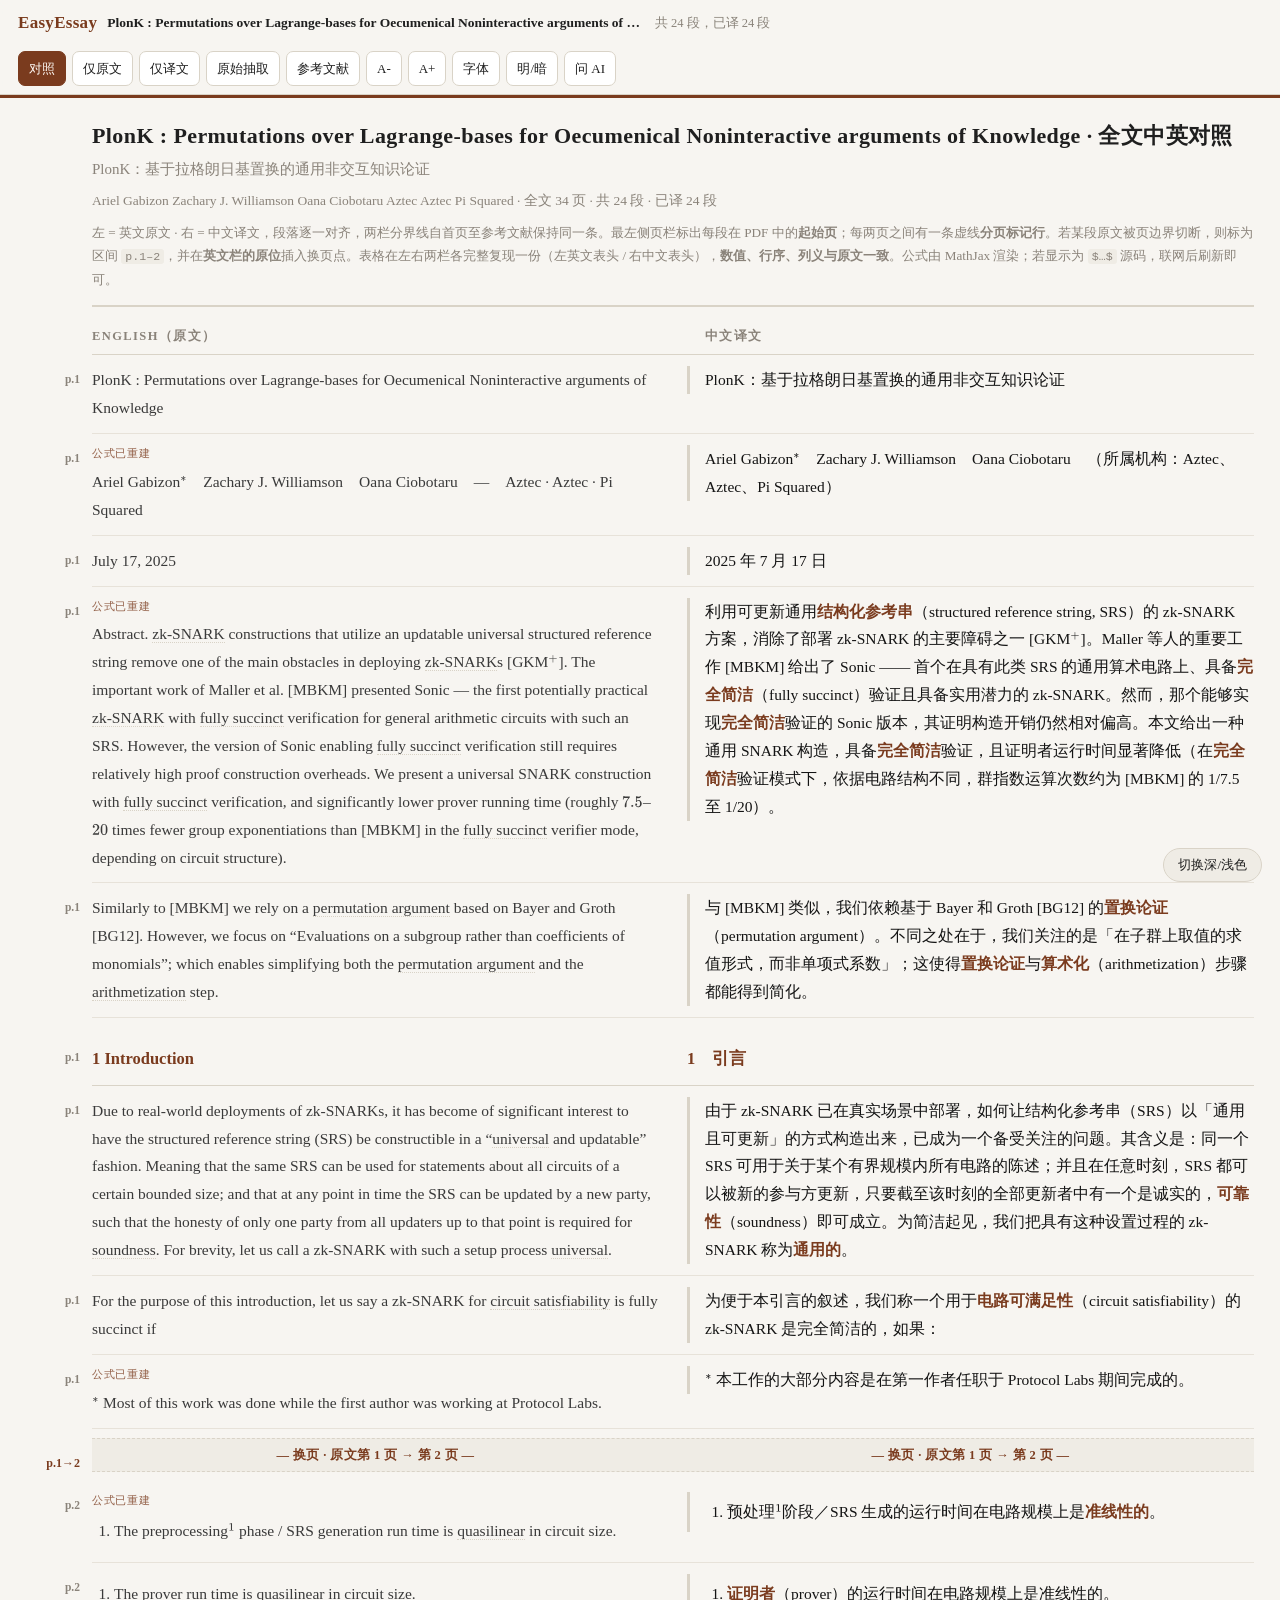
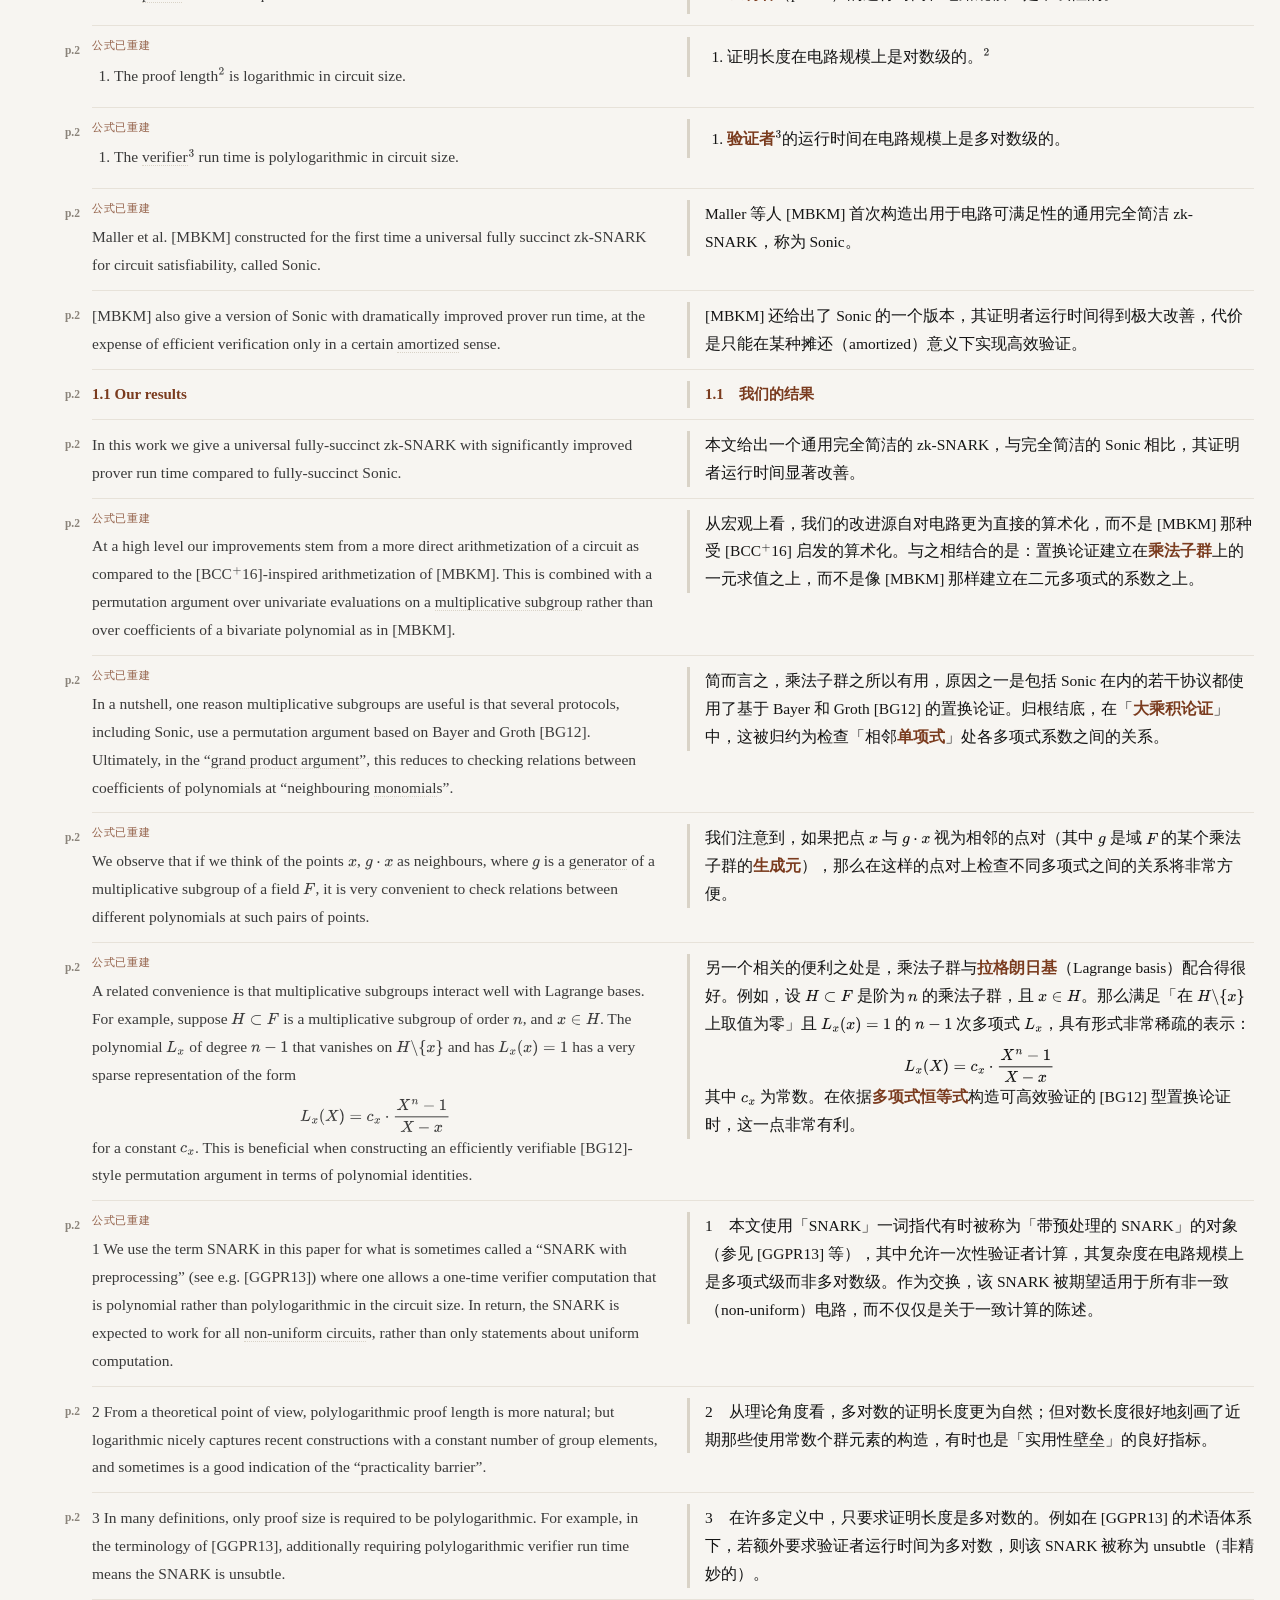
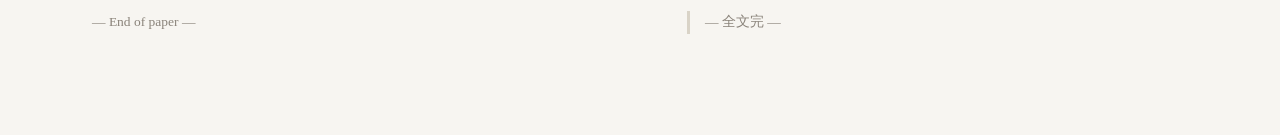
<file: samples/demo-plonk/PLONK-论文前两页-中英对照示例.html>
<!DOCTYPE html>
<html lang="zh-CN">
<head>
<meta charset="utf-8">
<meta name="viewport" content="width=device-width, initial-scale=1">
<title>PlonK : Permutations over Lagrange-bases for Oecumenical Noninteractive arguments of Knowledge — EasyEssay 中英对照</title>
<style>
/* ==========================================================================
   EasyEssay · 论文对照阅读样式
   目标：与「论文中英对照」成品同一套排版语言 ——
   衬线正文、左侧页码栏、分页标记、公式框、真表格、术语高亮、深浅色切换。
   同时保留应用内所需的工具条 / 问 AI 侧栏 / 目录等组件样式。
   应用内阅读页与导出的离线 HTML 共用本文件。
   ========================================================================== */

:root {
  /* —— 论文纸感配色（默认浅色） —— */
  --bg: #f7f5f1;
  --fg: #1f1f1f;
  --en: #3a3a3a;
  --zh: #141414;
  --line: #d9d3c7;
  --rowline: #e7e2d9;
  --accent: #7a3b1e;
  --muted: #8a837a;
  --eqbg: #efece5;
  --tblhead: #e3ddd2;
  --tblalt: #f2efe9;
  --box: #fbfaf7;
  --boxbd: #cfc7b8;
  --card: #ffffff;
  --hover: #f0ece5;
  --accent-soft: rgba(122, 59, 30, .07);
  --accent-fg: #fffaf5;
  --shadow: 0 1px 2px rgba(40, 32, 20, .06), 0 8px 24px rgba(40, 32, 20, .05);

  /* 拉丁字符用 Times New Roman；CJK 回退到系统中文字体 */
  --font-main: "Times New Roman", Times, "Nimbus Roman", "Liberation Serif",
               "Microsoft YaHei", "PingFang SC", "Noto Sans CJK SC", serif;
  --font-en: var(--font-main);
  --font-zh: var(--font-main);
  --font-mono: "SFMono-Regular", Consolas, "Liberation Mono", Menlo, monospace;

  --fs-en: 15.5px;
  --fs-zh: 15.5px;
  --lh: 1.8;
  --gap: 28px;
  --gut: 92px;          /* 左侧页码栏宽度 */
  --reader-max: 1380px;
  --code-bg: var(--eqbg);
}

body.dark, body.ee-dark {
  --bg: #1b1a18;
  --fg: #e9e6e1;
  --en: #c9c4bc;
  --zh: #f4f1ec;
  --line: #3b3733;
  --rowline: #2b2926;
  --accent: #e6a97c;
  --muted: #9a938a;
  --eqbg: #26241f;
  --tblhead: #2c2a26;
  --tblalt: #222120;
  --box: #211f1d;
  --boxbd: #413c36;
  --card: #211f1d;
  --hover: #262421;
  --accent-soft: rgba(230, 169, 124, .12);
  --accent-fg: #1b1a18;
  --shadow: 0 1px 2px rgba(0, 0, 0, .4), 0 8px 24px rgba(0, 0, 0, .3);
}

* { box-sizing: border-box; }
html, body { margin: 0; padding: 0; }

body {
  background: var(--bg);
  color: var(--fg);
  line-height: var(--lh);
  font-size: var(--fs-zh);
  font-family: var(--font-main);
  -webkit-font-smoothing: antialiased;
  transition: background .2s, color .2s;
}

body.ee-sans {
  --font-main: -apple-system, "Segoe UI", "Microsoft YaHei", "PingFang SC",
               "Noto Sans CJK SC", system-ui, sans-serif;
}

a { color: var(--accent); text-decoration: none; }
a:hover { text-decoration: underline; }

/* ---------------------------------------------------------------- 顶栏 */

.ee-topbar {
  position: sticky;
  top: 0;
  z-index: 30;
  display: flex;
  align-items: center;
  gap: 12px;
  padding: 8px 18px;
  background: color-mix(in srgb, var(--bg) 90%, transparent);
  backdrop-filter: saturate(1.4) blur(10px);
  border-bottom: 1px solid var(--line);
  flex-wrap: wrap;
}

.ee-topbar-left { display: flex; align-items: center; gap: 10px; min-width: 0; flex: 1 1 auto; }

.ee-logo {
  font-weight: 700;
  font-size: 17px;
  letter-spacing: .3px;
  color: var(--accent);
  white-space: nowrap;
}

.ee-doc-title {
  font-weight: 600;
  font-size: 13.5px;
  max-width: 42vw;
  overflow: hidden;
  text-overflow: ellipsis;
  white-space: nowrap;
}

.ee-note { font-size: 12.5px; color: var(--muted); white-space: nowrap; overflow: hidden; text-overflow: ellipsis; }

.ee-topbar-actions { display: flex; align-items: center; gap: 6px; flex-wrap: wrap; }

.ee-btn {
  font: inherit;
  font-size: 13px;
  padding: 5px 10px;
  border-radius: 7px;
  border: 1px solid var(--line);
  background: var(--card);
  color: var(--fg);
  cursor: pointer;
  transition: background .15s, border-color .15s, color .15s;
  white-space: nowrap;
}
.ee-btn:hover { background: var(--eqbg); }
.ee-btn.active, .ee-btn[aria-pressed="true"] {
  background: var(--accent);
  border-color: var(--accent);
  color: var(--accent-fg);
}
.ee-btn.ghost { border-color: transparent; background: transparent; color: var(--muted); }
.ee-btn.ghost:hover { background: var(--eqbg); color: var(--fg); }
.ee-btn:disabled { opacity: .5; cursor: not-allowed; }
.ee-btn.primary { background: var(--accent); border-color: var(--accent); color: var(--accent-fg); font-weight: 600; }

/* ---------------------------------------------------------------- 进度条 */

.ee-progress { position: sticky; top: 47px; z-index: 29; height: 3px; background: var(--line); overflow: hidden; }
.ee-progress-bar { height: 100%; width: 0; background: var(--accent); transition: width .4s ease; }

/* ---------------------------------------------------------------- 文章区 */

.wrap {
  max-width: var(--reader-max);
  margin: 0 auto;
  padding: 22px 26px 90px var(--gut);
}

/* 阅读容器本身不再加内边距，由内部 .wrap 承担（避免叠加） */
.ee-reader { max-width: none; margin: 0; padding: 0; }

/* 论文头部信息块 */
.paper-head { border-bottom: 2px solid var(--line); padding-bottom: 14px; margin-bottom: 10px; }
.paper-head h1 { font-size: 22px; margin: 0 0 4px; font-weight: 650; letter-spacing: .4px; line-height: 1.45; }
.paper-head .sub { font-size: 15px; color: var(--muted); margin: 0 0 6px; }
.paper-head .meta { font-size: 13.5px; color: var(--muted); margin: 0 0 8px; }
.paper-head .hint { font-size: 13.2px; color: var(--muted); margin: 6px 0 0; line-height: 1.75; }

.colhead {
  display: grid;
  grid-template-columns: minmax(0, 1fr) minmax(0, 1fr);
  gap: var(--gap);
  font-size: 12.5px;
  font-weight: 700;
  letter-spacing: 1.4px;
  text-transform: uppercase;
  color: var(--muted);
  padding: 8px 0 7px;
  position: sticky;
  top: 50px;
  background: var(--bg);
  z-index: 3;
  border-bottom: 1px solid var(--line);
}
.colhead .r { padding-left: 18px; }

.row {
  display: grid;
  grid-template-columns: minmax(0, 1fr) minmax(0, 1fr);
  gap: var(--gap);
  padding: 11px 0;
  border-bottom: 1px solid var(--rowline);
  align-items: start;
  position: relative;
  scroll-margin-top: 100px;
}
.row:last-child { border-bottom: none; }

/* 左侧页码栏：内容取自 data-pg */
.row::before {
  content: attr(data-pg);
  position: absolute;
  left: calc(-1 * (var(--gut) - 20px));
  top: 14px;
  width: 60px;
  text-align: right;
  font-size: 11.5px;
  font-weight: 700;
  color: var(--muted);
  font-variant-numeric: tabular-nums;
  white-space: nowrap;
  font-family: var(--font-main);
  user-select: none;
}
.row.head::before { top: 29px; }
.row.tiny::before { top: 11px; }

.en { color: var(--en); min-width: 0; overflow-wrap: break-word; font-size: var(--fs-en); }
.zh {
  color: var(--zh); border-left: 3px solid var(--line); padding-left: 15px;
  min-width: 0; overflow-wrap: break-word; font-size: var(--fs-zh);
}

.row.head { border-bottom: 1px solid var(--line); padding-top: 26px; }
.row.head .en, .row.head .zh {
  font-weight: 700; font-size: 16.5px; color: var(--accent); border-left: none; padding-left: 0;
}
.row.sub .en, .row.sub .zh { font-weight: 650; font-size: 15px; color: var(--accent); }
.row.tiny .en, .row.tiny .zh { font-size: 13.5px; color: var(--muted); line-height: 1.7; }
.row.caption .en, .row.caption .zh { font-size: 13.5px; color: var(--muted); }
.row.eq .en, .row.eq .zh { text-align: center; }

.row.active { background: var(--accent-soft); }
.row:hover .zh { border-left-color: var(--accent); }

/* 兼容旧类名（brow/bcell） */
.brow { display: grid; grid-template-columns: minmax(0, 1fr) minmax(0, 1fr); gap: var(--gap);
        padding: 11px 0; border-bottom: 1px solid var(--rowline); position: relative; align-items: start; }
.bcell { min-width: 0; overflow-wrap: break-word; }
.bcell.en { color: var(--en); }
.bcell.zh { color: var(--zh); border-left: 3px solid var(--line); padding-left: 15px; }

/* 分页标记行 */
.row.pbreak {
  border-top: 1px dashed var(--line);
  border-bottom: 1px dashed var(--line);
  background: var(--eqbg);
  margin: 9px 0;
  padding: 5px 0;
}
.row.pbreak::before { color: var(--accent); font-size: 12px; }
.row.pbreak .en, .row.pbreak .zh {
  font-size: 12.5px; font-weight: 700; color: var(--accent); letter-spacing: .4px;
  border-left: none; padding-left: 0; text-align: center;
}

/* 段内换页点 */
.pgmark {
  display: inline-block;
  margin: 0 4px;
  padding: 1px 9px;
  background: var(--eqbg);
  border-top: 1px dashed var(--line);
  border-bottom: 1px dashed var(--line);
  border-radius: 4px;
  font-size: 11.5px;
  font-weight: 700;
  color: var(--accent);
  letter-spacing: .4px;
  white-space: nowrap;
}

/* 公式 */
.eq {
  display: block;
  margin: 10px 0;
  padding: 9px 6px;
  background: var(--eqbg);
  border-radius: 6px;
  overflow-x: auto;
  text-align: center;
}

/* 认不出的字形（后台占位符 ⟦?⟧）。
   刻意做得像"一个明确的提示"而不是"乱码"：虚线框 + 强调色 + tooltip 说明。
   渲染时只在 MathJax 排版完成后替换，且跳过公式内部（见 bilingual.js）。 */
.glyph-missing {
  display: inline-block;
  margin: 0 2px;
  padding: 0 5px;
  border: 1px dashed var(--accent);
  border-radius: 4px;
  font-size: .86em;
  font-style: normal;
  color: var(--accent);
  background: transparent;
  cursor: help;
  white-space: nowrap;
  vertical-align: baseline;
}
.eq-tag { text-align: center; font-size: 13px; color: var(--muted); }
mjx-container { max-width: 100%; }
mjx-container[display="true"] { margin: 0 !important; }
.row.eq mjx-container[display="true"] { padding: 2px 0; }

/* 术语 */
.term { color: var(--accent); font-weight: 600; cursor: help; }
.term-en { border-bottom: 1px dotted var(--line); cursor: help; }
.term:hover, .term-en:hover { background: var(--accent-soft); }

/* 正文内元素 */
.en p, .zh p, .bcell p { margin: 0 0 .7em; }
.en p:last-child, .zh p:last-child, .bcell p:last-child { margin-bottom: 0; }
.en ol, .en ul, .zh ol, .zh ul { padding-left: 22px; margin: 6px 0; }
.en li, .zh li { margin: 4px 0; }
strong, b { font-weight: 700; }
code { background: var(--code-bg); padding: 1px 4px; border-radius: 3px; font-size: .88em; font-family: var(--font-mono); }
blockquote {
  margin: 8px 0; padding: 2px 12px; border-left: 3px solid var(--line);
  color: var(--muted); font-size: .95em;
}
.md-h { font-size: 15.5px; margin: .5em 0 .3em; }

/* 表格：左右各完整一份，数值 / 行序 / 列义与原文一致 */
.tblbox { overflow-x: auto; }
table.t, .en table, .zh table, .bcell table {
  border-collapse: collapse;
  width: 100%;
  font-size: 13.2px;
  border-top: 1.6px solid var(--fg);
  border-bottom: 1.6px solid var(--fg);
}
table.t th, .en table th, .zh table th {
  background: var(--tblhead);
  font-weight: 700;
  text-align: center;
  padding: 4px;
  border-bottom: 1px solid var(--fg);
}
table.t td, .en table td, .zh table td {
  padding: 3.5px 4px;
  border-bottom: 1px solid var(--rowline);
  text-align: center;
}
table.t td.l { text-align: left; }
table.t tr:nth-child(even) td, .en table tr:nth-child(even) td { background: var(--tblalt); }
.tcap { margin: 2px 0 6px; font-size: 13px; color: var(--muted); }

/* 算法 / 协议框 */
.proto {
  border: 1px solid var(--boxbd);
  background: var(--box);
  border-radius: 6px;
  padding: 10px 13px;
  font-size: 14px;
  line-height: 1.68;
  margin: 6px 0;
}
.proto .pt { font-weight: 700; color: var(--accent); font-size: 14.5px; margin-bottom: 4px; }
.proto .in { margin-bottom: 5px; color: var(--muted); font-size: 13.2px; }
.proto .figcap { margin-top: 7px; font-size: 13px; color: var(--muted); border-top: 1px dashed var(--rowline); padding-top: 5px; }

/* 视图模式 */
.ee-reader.view-en .zh, .ee-reader.view-en .colhead .r { display: none; }
.ee-reader.view-en .colhead, .ee-reader.view-en .row,
.ee-reader.view-en .brow { grid-template-columns: minmax(0, 1fr); }
.ee-reader.view-en .zh { border-left: none; padding-left: 0; }
.ee-reader.view-zh .en, .ee-reader.view-zh .colhead .l { display: none; }
.ee-reader.view-zh .colhead, .ee-reader.view-zh .row,
.ee-reader.view-zh .brow { grid-template-columns: minmax(0, 1fr); }
.ee-reader.hide-refs .row.tiny.ref, .ee-reader.hide-refs .row.ref { display: none; }
.ee-reader.show-raw .en[data-rebuilt="1"]::before { content: "PDF 直抽原文"; color: var(--muted); }

.en[data-rebuilt="1"]::before {
  content: "公式已重建";
  display: block;
  font-size: 10.5px;
  letter-spacing: .06em;
  color: var(--accent);
  opacity: .8;
  margin-bottom: 4px;
}

.zh .empty { color: var(--muted); font-style: italic; font-size: .94em; }
.zh.pending { background-image: linear-gradient(90deg, transparent 0, var(--accent-soft) 50%, transparent 100%); }

/* ---------------------------------------------------------------- 选中工具条 */

.ee-selbtn {
  position: fixed; z-index: 60; display: flex; gap: 4px; padding: 4px;
  background: var(--card); border: 1px solid var(--line); border-radius: 10px;
  box-shadow: 0 6px 20px rgba(0, 0, 0, .18);
}
.ee-selbtn button {
  font: inherit; font-size: 12.5px; border: none; background: transparent;
  color: var(--fg); padding: 5px 9px; border-radius: 7px; cursor: pointer;
}
.ee-selbtn button:hover { background: var(--accent); color: var(--accent-fg); }

/* ---------------------------------------------------------------- 问 AI 侧栏 */

.ee-ask {
  position: fixed; top: 0; right: 0; bottom: 0; width: min(460px, 92vw); z-index: 70;
  display: flex; flex-direction: column; background: var(--card);
  border-left: 1px solid var(--line); box-shadow: -12px 0 40px rgba(0, 0, 0, .14);
  transition: transform .22s ease;
}
.ee-ask[hidden] { display: none; }
.ee-ask-head { display: flex; align-items: center; gap: 8px; padding: 12px 14px; border-bottom: 1px solid var(--line); }
.ee-ask-head .t { font-weight: 700; font-size: 14px; }
.ee-ask-head .ctx { flex: 1 1 auto; font-size: 12px; color: var(--muted); overflow: hidden; text-overflow: ellipsis; white-space: nowrap; }
.ee-ask-body { flex: 1 1 auto; overflow-y: auto; padding: 14px; display: flex; flex-direction: column; gap: 12px; }
.ee-msg { font-size: 14px; line-height: 1.72; }
.ee-msg .who { font-size: 11px; text-transform: uppercase; letter-spacing: .07em; color: var(--muted); margin-bottom: 4px; }
.ee-msg.user .bubble {
  background: var(--accent-soft); border: 1px solid var(--line);
  border-radius: 10px; padding: 9px 11px; white-space: pre-wrap;
}
.ee-msg .bubble p { margin: 0 0 .6em; }
.ee-msg .bubble p:last-child { margin-bottom: 0; }
.ee-msg .bubble pre { background: var(--code-bg); padding: 10px; border-radius: 8px; overflow-x: auto; font-size: 12.5px; }
.ee-msg .bubble ul, .ee-msg .bubble ol { padding-left: 1.25em; margin: .4em 0; }
.ee-msg .bubble h1, .ee-msg .bubble h2, .ee-msg .bubble h3 { font-size: 15px; margin: .7em 0 .4em; }
.ee-msg .bubble table { border-collapse: collapse; font-size: 13px; }
.ee-msg .bubble th, .ee-msg .bubble td { border: 1px solid var(--line); padding: 4px 8px; }
.ee-msg.err .bubble { color: #b91c1c; font-size: 13px; }
body.dark .ee-msg.err .bubble { color: #fca5a5; }
.ee-cursor::after { content: "▍"; animation: ee-blink 1s steps(2, start) infinite; color: var(--accent); }
@keyframes ee-blink { to { visibility: hidden; } }
.ee-ask-chips { display: flex; gap: 6px; padding: 0 14px 8px; flex-wrap: wrap; }
.ee-chip {
  font: inherit; font-size: 12.5px; padding: 5px 10px; border-radius: 999px;
  border: 1px solid var(--line); background: transparent; color: var(--muted); cursor: pointer;
}
.ee-chip:hover { border-color: var(--accent); color: var(--accent); }
.ee-ask-input { border-top: 1px solid var(--line); padding: 10px 12px 12px; display: flex; flex-direction: column; gap: 8px; }
.ee-ask-input textarea {
  width: 100%; min-height: 62px; resize: vertical; font: inherit; font-size: 14px; line-height: 1.6;
  padding: 9px 11px; border-radius: 10px; border: 1px solid var(--line); background: var(--bg); color: var(--fg);
}
.ee-ask-input .row { display: flex; align-items: center; gap: 10px; border: none; padding: 0; }
.ee-ask-input label { font-size: 12.5px; color: var(--muted); display: flex; align-items: center; gap: 5px; cursor: pointer; }
.ee-ask-input .spacer { flex: 1 1 auto; }
.ee-ask-hint { font-size: 12px; color: var(--muted); line-height: 1.5; }

/* ---------------------------------------------------------------- 目录 */

.ee-toc {
  position: fixed; top: 0; left: 0; bottom: 0; width: 320px; z-index: 68;
  background: var(--card); border-right: 1px solid var(--line);
  box-shadow: 12px 0 40px rgba(0, 0, 0, .12); overflow-y: auto; padding: 14px;
}
.ee-toc[hidden] { display: none; }
.ee-toc h4 { margin: 4px 0 10px; font-size: 12px; letter-spacing: .08em; text-transform: uppercase; color: var(--muted); }
.ee-toc a { display: block; padding: 6px 8px; border-radius: 8px; font-size: 13.5px; color: var(--fg); line-height: 1.45; }
.ee-toc a:hover { background: var(--eqbg); text-decoration: none; }
.ee-toc a.lv1 { font-weight: 600; }
.ee-toc a.lv2 { padding-left: 20px; color: var(--muted); }

/* ---------------------------------------------------------------- 浮动主题按钮（成品同款） */

.tgl {
  position: fixed; right: 18px; bottom: 18px; z-index: 50;
  border: 1px solid var(--line); background: var(--eqbg); color: var(--fg);
  border-radius: 20px; padding: 7px 14px; font-size: 13px; cursor: pointer; font-family: inherit;
}

/* ---------------------------------------------------------------- 窄屏 */

@media (max-width: 900px) {
  :root { --gap: 6px; --gut: 22px; }
  .row, .brow, .colhead { grid-template-columns: 1fr; }
  .zh { border-left: none; border-top: 1px dashed var(--line); padding-left: 0; padding-top: 8px; }
  .colhead { display: none; }
  .wrap { padding: 16px 16px 80px 16px; }
  .row::before { position: static; display: block; width: auto; text-align: left; margin: 0 0 3px; color: var(--accent); font-size: 12px; }
  .row.head::before, .row.tiny::before { top: auto; }
}

/* ---------------------------------------------------------------- 状态 */

.ee-loading { display: flex; align-items: center; justify-content: center; gap: 10px; padding: 80px 0; color: var(--muted); font-size: 14px; }
.ee-spinner { width: 16px; height: 16px; border: 2px solid var(--line); border-top-color: var(--accent); border-radius: 50%; animation: ee-spin .8s linear infinite; }
@keyframes ee-spin { to { transform: rotate(360deg); } }
.ee-empty-state {
  max-width: 620px; margin: 60px auto; padding: 26px; background: var(--card);
  border: 1px solid var(--line); border-radius: 14px; font-size: 14px; line-height: 1.7; color: var(--muted);
}

/* ---------------------------------------------------------------- 打印 */

@media print {
  :root { --bg: #fff; --card: #fff; --eqbg: #f6f4ef; --lh: 1.55; --fs-en: 10.5pt; --fs-zh: 10.5pt; --gut: 46px; }
  body { background: #fff; }
  .ee-topbar, .ee-ask, .ee-toc, .ee-selbtn, .ee-progress, .tgl { display: none !important; }
  .wrap, .ee-reader { max-width: none; }
  .row { break-inside: avoid; page-break-inside: avoid; }
}

</style>
</head>
<body class="ee-standalone" data-api-base="http://127.0.0.1:8765">
<header class="ee-topbar">
  <div class="ee-topbar-left">
    <span class="ee-logo">EasyEssay</span>
    <span class="ee-doc-title" title="PlonK : Permutations over Lagrange-bases for Oecumenical Noninteractive arguments of Knowledge">PlonK : Permutations over Lagrange-bases for Oecumenical Noninteractive arguments of Knowledge</span>
    <span class="ee-note">共 24 段，已译 24 段</span>
  </div>
  <div class="ee-topbar-actions">
    <button class="ee-btn" data-act="view-all" title="显示原文+译文">对照</button>
    <button class="ee-btn" data-act="view-en" title="只显示英文原文">仅原文</button>
    <button class="ee-btn" data-act="view-zh" title="只显示中文译文">仅译文</button>
    <button class="ee-btn" data-act="toggle-raw" title="在「重建原文」与「PDF 直抽原文」之间切换">原始抽取</button>
    <button class="ee-btn" data-act="toggle-ref" title="显示/隐藏参考文献">参考文献</button>
    <button class="ee-btn" data-act="font-minus">A-</button>
    <button class="ee-btn" data-act="font-plus">A+</button>
    <button class="ee-btn" data-act="toggle-font" title="在衬线（Times）与无衬线字体之间切换">字体</button>
    <button class="ee-btn" data-act="toggle-theme">明/暗</button>
    <button class="ee-btn" data-act="toggle-ask">问 AI</button>
  </div>
</header>
<div class="ee-progress"><div class="ee-progress-bar" style="width:100%"></div></div>
<main class="ee-reader" id="ee-reader"></main>
<div class="ee-ask" id="ee-ask" hidden></div>
<script>
window.MathJax = {
  tex: {
    inlineMath: [['$', '$'], ['\\(', '\\)']],
    displayMath: [['$$', '$$'], ['\\[', '\\]']],
    processEscapes: true,
    tags: 'none'
  },
  svg: { fontCache: 'global' },
  options: { skipHtmlTags: ['script', 'noscript', 'style', 'textarea', 'pre', 'code'] }
};
window.EASYESSay_API = "http://127.0.0.1:8765";
window.EASYESSay_STANDALONE = true;
</script>
<script src="./vendor/mathjax/tex-svg.js" onerror="(function(){var s=document.createElement('script');s.src='https://cdn.jsdelivr.net/npm/mathjax@3/es5/tex-svg.js';document.head.appendChild(s);})()"></script>
<script>
/* EasyEssay · 轻量 Markdown + LaTeX 渲染
   要点：数学片段先切分再转义，保证 $...$ 内容原样交给 MathJax。 */
(function (global) {
  'use strict';

  var ESC = { '&': '&amp;', '<': '&lt;', '>': '&gt;' };
  function esc(s) { return String(s == null ? '' : s).replace(/[&<>]/g, function (c) { return ESC[c]; }); }

  // 行内/独立公式（含 \( \) \[ \] 形式）；\$ 转义不参与匹配
  var MATH_RE = /(\$\$[\s\S]+?\$\$|\\\[[\s\S]+?\\\]|\\\([\s\S]+?\\\)|(?<!\\)\$(?!\s)(?:\\\$|[^$\n])*?(?<!\\)\$)/g;

  function splitMath(text) {
    var parts = [], last = 0, m;
    MATH_RE.lastIndex = 0;
    text = String(text || '');
    while ((m = MATH_RE.exec(text)) !== null) {
      if (m.index > last) parts.push({ math: false, s: text.slice(last, m.index) });
      parts.push({ math: true, s: m[0] });
      last = m.index + m[0].length;
    }
    if (last < text.length) parts.push({ math: false, s: text.slice(last) });
    return parts;
  }

  function plain(s) {
    var out = esc(s);
    out = out.replace(/`([^`]+)`/g, '<code>$1</code>');
    out = out.replace(/\*\*([^*]+)\*\*/g, '<strong>$1</strong>');
    out = out.replace(/(^|[^*\w])\*([^*\n]+)\*/g, '$1<em>$2</em>');
    out = out.replace(/\[([^\]]+)\]\((https?:[^)\s]+)\)/g,
      '<a href="$2" target="_blank" rel="noopener">$1</a>');
    out = out.replace(/\\([*_`$#>\-\[\]])/g, '$1');   // 反转义
    return out;
  }

  function inlineMd(text) {
    return splitMath(text).map(function (p) {
      return p.math ? esc(p.s) : plain(p.s);
    }).join('');
  }

  function node(tag, cls, html) {
    var el = document.createElement(tag);
    if (cls) el.className = cls;
    if (html != null) el.innerHTML = html;
    return el;
  }

  var BLOCK_MATH_RE = /^\$\$[\s\S]*\$\$$|^\\\[[\s\S]*\\\]$/;

  /** 把一段富文本渲染进容器：支持标题、列表、引用、表格、代码块、独立公式。 */
  function richInto(el, text, opts) {
    opts = opts || {};
    el.innerHTML = '';
    text = String(text == null ? '' : text).replace(/\r/g, '');
    var blocks = text.split(/\n{2,}/);

    blocks.forEach(function (block) {
      var t = block.trim();
      if (!t) return;

      // 代码块
      var fence = t.match(/^```([\w+-]*)\n?([\s\S]*?)```$/);
      if (fence) {
        el.appendChild(node('pre', null, esc(fence[2])));
        return;
      }
      // 独立公式
      if (BLOCK_MATH_RE.test(t)) {
        el.appendChild(node('div', 'md-display', esc(t)));
        return;
      }
      // 标题
      var h = t.match(/^(#{1,6})\s+(.*)$/);
      if (h && !t.includes('\n')) {
        var lv = Math.min(6, h[1].length);
        el.appendChild(node(lv <= 3 ? 'h' + lv : 'h4', 'md-h', inlineMd(h[2])));
        return;
      }

      var lines = block.split('\n');
      var allBullet = lines.every(function (l) { return /^\s*[-*•]\s+/.test(l); });
      var allNum = lines.every(function (l) { return /^\s*\d+[.)]\s+/.test(l); });
      var allQuote = lines.every(function (l) { return /^\s*>\s?/.test(l); });

      if (allBullet || allNum) {
        var list = node(allBullet ? 'ul' : 'ol');
        lines.forEach(function (l) {
          var item = l.replace(/^\s*(?:[-*•]|\d+[.)])\s+/, '');
          list.appendChild(node('li', null, inlineMd(item)));
        });
        el.appendChild(list);
        return;
      }
      if (allQuote) {
        el.appendChild(node('blockquote', null,
          lines.map(function (l) { return inlineMd(l.replace(/^\s*>\s?/, '')); }).join('<br>')));
        return;
      }
      // 表格
      if (lines.length >= 2 && /\|/.test(lines[0]) && /^\s*\|?[\s:|-]+\|[\s:|-]*$/.test(lines[1])) {
        var tbl = node('table', 't');
        var head = node('thead');
        var hr = node('tr');
        lines[0].split('|').filter(function (c, i, arr) { return !(i === 0 && !c.trim()) && !(i === arr.length - 1 && !c.trim()); })
          .forEach(function (c) { hr.appendChild(node('th', null, inlineMd(c.trim()))); });
        head.appendChild(hr); tbl.appendChild(head);
        var tb = node('tbody');
        lines.slice(2).forEach(function (l) {
          if (!l.trim()) return;
          var tr = node('tr');
          var cells = l.split('|').filter(function (c, i, arr) { return !(i === 0 && !c.trim()) && !(i === arr.length - 1 && !c.trim()); });
          cells.forEach(function (c, ci) {
            tr.appendChild(node('td', ci === 0 ? 'l' : null, inlineMd(c.trim())));
          });
          tb.appendChild(tr);
        });
        tbl.appendChild(tb);
        el.appendChild(node('div', 'tblbox')).appendChild(tbl);
        return;
      }

      var p = node('p');
      p.innerHTML = lines.map(inlineMd).join('<br>');
      el.appendChild(p);
    });
    return el;
  }

  /** 把纯文本按空行切成段落数组（用于 OCR 结果等） */
  function toParagraphs(text) {
    return String(text || '').split(/\n\s*\n/).map(function (s) { return s.trim(); }).filter(Boolean);
  }

  global.EasyEssay = global.EasyEssay || {};
  global.EasyEssay.md = { esc: esc, splitMath: splitMath, inlineMd: inlineMd, richInto: richInto, toParagraphs: toParagraphs };
})(window);

</script>
<script>
/* EasyEssay · 双栏对照渲染核心
   左栏英文原文 / 右栏中文译文，逐段严格对齐。排版对齐「论文中英对照」成品的做法：
   - 衬线正文 + 左侧页码栏（p.5 / p.1–2）
   - 页与页之间插入分页标记行；被页边界切断的段落在原位插入换页点
   - 独立公式放进公式框；表格左右各完整一份（数值 / 行序 / 列义一致）
   - 章节标题 / 图表题注 / 参考文献分级；页尾「全文完」
   - 术语高亮、选中片段浮出「问 AI」、右下角深浅色切换
   应用内阅读页与导出的离线 HTML 共用这份代码。 */
(function (global) {
  'use strict';

  var EE = global.EasyEssay = global.EasyEssay || {};
  var md = EE.md;

  function el(tag, cls, html) {
    var n = document.createElement(tag);
    if (cls) n.className = cls;
    if (html != null) n.innerHTML = html;
    return n;
  }

  // localStorage 在 file:// 等 opaque origin 下访问会直接抛 SecurityError，
  // 导出的离线 HTML 正是这种场景，必须包起来。
  var store = {
    get: function (k) {
      try { return global.localStorage ? global.localStorage.getItem(k) : null; } catch (e) { return null; }
    },
    set: function (k, v) {
      try { if (global.localStorage) global.localStorage.setItem(k, v); } catch (e) { }
    }
  };

  function typeset(root, after) {
    // `after` 在排版真正跑完之后调用一次。必须等排版完再动 DOM ——
    // 往 `$...$` 中间插元素会把公式切成两半（见 markMissingGlyphs）。
    var fired = false;

    function done() {
      if (fired) return;
      fired = true;
      if (after) { try { after(); } catch (e) { } }
    }

    function attempt() {
      var MJ = global.MathJax;
      if (!MJ) return false;
      if (MJ.startup && MJ.startup.promise) {
        MJ.startup.promise.then(function () {
          try { MJ.typesetPromise([root]).then(done).catch(done); } catch (e) { done(); }
        }).catch(done);
        return true;
      }
      if (typeof MJ.typesetPromise === 'function') {
        try { MJ.typesetPromise([root]).then(done).catch(done); return true; } catch (e) { return false; }
      }
      return false;
    }
    if (attempt()) return;
    var tries = 0;
    var timer = setInterval(function () {
      tries += 1;
      if (attempt() || tries > 66) {
        clearInterval(timer);
        if (tries > 66) done();   // MathJax 起不来也要把标记打上
      }
    }, 150);
  }

  /**
   * 把 ⟦?⟧ 换成看得懂的标记。
   *
   * 它是"PDF 字体表损坏、这个字形认不出来"的占位符（见 app/mathify.py）。
   * 裸着晾出来跟乱码没区别 —— 用户第一反应就是"你这识别怎么全是乱码"。
   * 这里包一层带 tooltip 的小标记，让它是"一个明确的提示"而不是"乱码"。
   *
   * 只在排版**之后**调用，且跳过 MathJax 生成的 mjx-container ——
   * 公式内部的字符由 MathJax 自己画，往里插元素会破坏公式。
   */
  function markMissingGlyphs(root) {
    if (!root || !document.createTreeWalker) return 0;
    var GL = '\u27e6?\u27e7';        // ⟦?⟧

    function insideMath(node) {
      var p = node.parentNode;
      while (p && p !== root) {
        var tag = (p.tagName || '').toLowerCase();
        if (tag === 'mjx-container' || tag === 'mjx-assistive-mml') return true;
        var cls = p.className;
        if (typeof cls === 'string' && (cls.indexOf('mjx') >= 0 || cls.indexOf('MathJax') >= 0)) {
          return true;
        }
        p = p.parentNode;
      }
      return false;
    }

    var walker = document.createTreeWalker(root, NodeFilter.SHOW_TEXT, {
      acceptNode: function (node) {
        if (!node.nodeValue || node.nodeValue.indexOf(GL) < 0) return NodeFilter.FILTER_SKIP;
        return insideMath(node) ? NodeFilter.FILTER_SKIP : NodeFilter.FILTER_ACCEPT;
      }
    }, false);

    var targets = [];
    var n;
    while ((n = walker.nextNode())) targets.push(n);
    targets.forEach(function (node) {
      var parts = node.nodeValue.split(GL);
      var frag = document.createDocumentFragment();
      parts.forEach(function (seg, i) {
        if (i) {
          var s = el('span', 'glyph-missing', '字形?');
          s.title = 'PDF 的字体表损坏了，这个字形认不出来 —— 不是乱码，也不是识别错误。'
            + '它多半是个大括号或大型运算符；已交给 AI 按上下文还原：'
            + '切到顶栏「重建后」看结果，若仍是这个样子，可点「修复公式段」重试。';
          frag.appendChild(s);
        }
        if (seg) frag.appendChild(document.createTextNode(seg));
      });
      if (node.parentNode) node.parentNode.replaceChild(frag, node);
    });
    return targets.length;
  }

  // ------------------------------------------------------------ 术语高亮

  function highlightTerms(root, terms, lang) {
    if (!terms || !terms.length) return;
    var pairs = [];
    terms.forEach(function (t) {
      var needle = lang === 'zh' ? t.zh : t.en;
      if (!needle || needle.length < 2) return;
      pairs.push({ needle: needle, tip: [t.en, t.zh].filter(Boolean).join(' · ') });
    });
    if (!pairs.length) return;
    pairs.sort(function (a, b) { return b.needle.length - a.needle.length; });

    var walker = document.createTreeWalker(root, NodeFilter.SHOW_TEXT, {
      acceptNode: function (node) {
        if (!node.nodeValue || !node.nodeValue.trim()) return NodeFilter.FILTER_REJECT;
        var p = node.parentElement;
        while (p && p !== root) {
          var tag = p.tagName || '';
          if (p.classList && (p.classList.contains('math') || p.classList.contains('term')
            || p.classList.contains('term-en'))) return NodeFilter.FILTER_REJECT;
          if (tag === 'CODE' || tag === 'PRE' || tag.indexOf('MJX') === 0) return NodeFilter.FILTER_REJECT;
          p = p.parentElement;
        }
        return NodeFilter.FILTER_ACCEPT;
      }
    });
    var nodes = [];
    while (walker.nextNode()) nodes.push(walker.currentNode);

    nodes.forEach(function (node) {
      var text = node.nodeValue;
      var hit = null, at = -1;
      for (var i = 0; i < pairs.length; i++) {
        var idx = text.indexOf(pairs[i].needle);
        if (idx >= 0 && (at < 0 || idx < at)) { at = idx; hit = pairs[i]; }
      }
      if (!hit) return;
      var frag = document.createDocumentFragment();
      var rest = text;
      while (at >= 0) {
        if (at > 0) frag.appendChild(document.createTextNode(rest.slice(0, at)));
        var span = el('span', lang === 'zh' ? 'term' : 'term-en', md.esc(hit.needle));
        span.title = hit.tip;
        frag.appendChild(span);
        rest = rest.slice(at + hit.needle.length);
        at = -1; hit = null;
        for (var j = 0; j < pairs.length; j++) {
          var k = rest.indexOf(pairs[j].needle);
          if (k >= 0 && (at < 0 || k < at)) { at = k; hit = pairs[j]; }
        }
      }
      if (rest) frag.appendChild(document.createTextNode(rest));
      if (node.parentNode) node.parentNode.replaceChild(frag, node);
    });
  }

  // ------------------------------------------------------------ 单元格

  /** 独立公式：把 $$...$$ 提出来放进公式框；残留文字（公式编号等）另起一行 */
  function fillEquationCell(cell, text) {
    var m = String(text || '').match(/\$\$[\s\S]+?\$\$|\$[^$\n]+?\$/);
    if (m && m[0].length >= text.replace(/\s/g, '').length * 0.55) {
      var rest = (text.slice(0, m.index) + ' ' + text.slice(m.index + m[0].length)).trim();
      var box = el('div', 'eq');
      box.innerHTML = md.esc(m[0].indexOf('$$') === 0 ? m[0] : '$' + m[0] + '$');
      cell.appendChild(box);
      if (rest) cell.appendChild(el('div', 'eq-tag', md.inlineMd(rest)));
      return;
    }
    md.richInto(cell, text);
  }

  function fillCell(cell, para, kind, pageBreak) {
    var text = para.text || '';
    if (kind === 'equation') { fillEquationCell(cell, text); return; }
    if (pageBreak && typeof pageBreak.at === 'number' && pageBreak.at > 0) {
      // 段落被页边界切断：在英文栏原位插入换页点
      var before = text.slice(0, pageBreak.at);
      var after = text.slice(pageBreak.at);
      md.richInto(cell, before);
      cell.appendChild(el('span', 'pgmark',
        '— 换页 · 原文第 ' + pageBreak.from + ' 页 → 第 ' + pageBreak.to + ' 页 —'));
      var cont = el('span');
      md.richInto(cont, after);
      while (cont.firstChild) cell.appendChild(cont.firstChild);
      return;
    }
    md.richInto(cell, text);
  }

  // ------------------------------------------------------------ 论文头部

  function buildPaperHead(doc, stats, opts) {
    var head = el('header', 'paper-head');
    var title = doc.title || (doc.meta || {}).title || 'EasyEssay';
    head.appendChild(el('h1', null, md.esc(title) + ' · 全文中英对照'));

    var zhTitle = (doc.translations || {})[opts.titleParaId || 'p0001'];
    var sub = zhTitle && zhTitle.zh ? zhTitle.zh : (opts.subtitle || '');
    if (sub) head.appendChild(el('p', 'sub', md.inlineMd(sub.split('\n')[0])));

    var authors = '';
    var raw = (doc.paragraphs || [])[opts.authorParaIndex == null ? 1 : opts.authorParaIndex];
    if (raw && raw.text && raw.text.length < 400) {
      authors = raw.text.replace(/\$[^$]*\$/g, '').replace(/\s+/g, ' ').trim();
    }
    var metaBits = [];
    if (authors) metaBits.push(md.esc(authors));
    if ((doc.meta || {}).page_count) metaBits.push('全文 ' + (doc.meta || {}).page_count + ' 页');
    if (stats.paragraphs) metaBits.push('共 ' + stats.paragraphs + ' 段');
    if (stats.translated) metaBits.push('已译 ' + stats.translated + ' 段');
    if ((doc.meta || {}).settings && (doc.meta || {}).settings.model) {
      metaBits.push('模型 ' + md.esc((doc.meta || {}).settings.model));
    }
    if (metaBits.length) head.appendChild(el('p', 'meta', metaBits.join(' · ')));

    head.appendChild(el('p', 'hint',
      '左 = 英文原文 · 右 = 中文译文，段落逐一对齐，两栏分界线自首页至参考文献保持同一条。'
      + '最左侧页栏标出每段在 PDF 中的<b>起始页</b>；每两页之间有一条虚线<b>分页标记行</b>。'
      + '若某段原文被页边界切断，则标为区间 <code>p.1–2</code>，并在<b>英文栏的原位</b>插入换页点。'
      + '表格在左右两栏各完整复现一份（左英文表头 / 右中文表头），<b>数值、行序、列义与原文一致</b>。'
      + '公式由 MathJax 渲染；若显示为 <code>$…$</code> 源码，联网后刷新即可。'));
    return head;
  }

  // ------------------------------------------------------------ 主渲染

  function renderBilingual(container, doc, opts) {
    opts = opts || {};
    var translations = doc.translations || {};
    var paragraphs = doc.paragraphs || [];
    var state = {
      viewMode: opts.viewMode || 'all',
      hideRefs: !!opts.hideRefs,
      showRaw: false,
      scale: parseFloat(store.get('ee-scale') || '1') || 1
    };

    var wrapMeta = (doc.meta || {}).stats || {};
    var stats = {
      paragraphs: wrapMeta.paragraphs || paragraphs.length,
      translated: wrapMeta.translated || Object.keys(translations).length
    };

    container.innerHTML = '';
    container.classList.add('ee-reader');
    container.classList.remove('view-en', 'view-zh', 'hide-refs', 'show-raw');

    var wrap = el('div', 'wrap');
    container.appendChild(wrap);

    if (opts.header !== false) wrap.appendChild(buildPaperHead(doc, stats, opts));

    var colhead = el('div', 'colhead');
    colhead.appendChild(el('div', 'l', 'English（原文）'));
    colhead.appendChild(el('div', 'r', '中文译文'));
    wrap.appendChild(colhead);

    var rowMap = {};
    var switches = [];
    var toc = [];
    var prevPageEnd = null;

    paragraphs.forEach(function (p) {
      var from = p.page || 1;
      var to = p.page_end || from;

      // 页与页之间插入分页标记行
      if (prevPageEnd != null && from !== prevPageEnd) {
        var br = el('div', 'row pbreak');
        br.dataset.pg = 'p.' + prevPageEnd + '→' + from;
        var txt = '— 换页 · 原文第 ' + prevPageEnd + ' 页 → 第 ' + from + ' 页 —';
        br.appendChild(el('div', 'en', txt));
        br.appendChild(el('div', 'zh', txt));
        wrap.appendChild(br);
      }

      var tr = translations[p.id] || {};
      var kind = p.kind || 'text';
      var cls = 'row brow';
      if (kind === 'title') cls += ' head';
      else if (kind === 'heading') cls += (p.level && p.level >= 2) ? ' sub' : ' head';
      else if (kind === 'caption') cls += ' caption';
      else if (kind === 'equation') cls += ' eq';
      else if (kind === 'reference') cls += ' tiny ref';
      var row = el('section', cls);
      row.id = 'para-' + p.id;
      row.dataset.id = p.id;
      row.dataset.pg = (to !== from) ? ('p.' + from + '–' + to) : ('p.' + from);
      if (kind === 'heading' || kind === 'title') {
        row.dataset.heading = p.level || 1;
        toc.push({ id: p.id, label: (p.text || '').slice(0, 90),
                   level: kind === 'title' ? 1 : (p.level || 1) });
      }

      var en = el('div', 'en bcell');
      var zh = el('div', 'zh bcell');

      // 左栏优先用「重建原文」；可一键切回 PDF 直抽
      var rebuilt = typeof tr.en === 'string' && tr.en.trim() && tr.en !== p.text;
      var pageBreak = (to !== from && typeof p.page_break_at === 'number')
        ? { at: p.page_break_at, from: from, to: to } : null;
      if (rebuilt) {
        fillCell(en, { kind: kind, text: state.showRaw ? p.text : tr.en }, kind,
                 state.showRaw ? pageBreak : null);
        en.dataset.rebuilt = '1';
        en.title = '左栏为「重建原文」（公式已还原为标准 LaTeX）。点顶栏「原始抽取」可切回 PDF 直抽的原始文本。';
        switches.push({ cell: en, para: p, fixed: tr.en, pageBreak: pageBreak });
      } else {
        fillCell(en, p, kind, pageBreak);
      }

      if (tr.zh) {
        fillCell(zh, { kind: kind, text: tr.zh }, kind);
        if (tr.terms && tr.terms.length) {
          highlightTerms(en, tr.terms, 'en');
          highlightTerms(zh, tr.terms, 'zh');
        }
      } else {
        zh.classList.add('pending');
        zh.appendChild(el('div', 'empty',
          kind === 'equation' ? '（公式无需翻译）' : '待翻译…'));
      }

      row.appendChild(en);
      row.appendChild(zh);
      wrap.appendChild(row);
      rowMap[p.id] = row;
      prevPageEnd = to;
    });

    // 页尾
    var end = el('div', 'row tiny');
    end.dataset.pg = '';
    end.appendChild(el('div', 'en', '— End of paper —'));
    end.appendChild(el('div', 'zh', '— 全文完 —'));
    wrap.appendChild(end);

    var api = {
      state: state,
      toc: toc,
      typeset: function () { typeset(wrap, function () { markMissingGlyphs(wrap); }); },
      setViewMode: function (mode) {
        state.viewMode = mode;
        container.classList.toggle('view-en', mode === 'en');
        container.classList.toggle('view-zh', mode === 'zh');
        return mode;
      },
      toggleRefs: function (force) {
        state.hideRefs = force == null ? !state.hideRefs : !!force;
        container.classList.toggle('hide-refs', state.hideRefs);
        return state.hideRefs;
      },
      toggleRaw: function (force) {
        state.showRaw = force == null ? !state.showRaw : !!force;
        container.classList.toggle('show-raw', state.showRaw);
        switches.forEach(function (s) {
          s.cell.innerHTML = '';
          if (state.showRaw) {
            fillCell(s.cell, s.para, s.para.kind || 'text', s.pageBreak);
          } else {
            fillCell(s.cell, { kind: s.para.kind, text: s.fixed }, s.para.kind || 'text', null);
          }
        });
        if (switches.length) typeset(wrap, function () { markMissingGlyphs(wrap); });
        return state.showRaw;
      },
      setScale: function (scale) {
        state.scale = Math.min(1.8, Math.max(0.75, scale));
        var r = document.documentElement.style;
        r.setProperty('--fs-en', (15.5 * state.scale).toFixed(2) + 'px');
        r.setProperty('--fs-zh', (15.5 * state.scale).toFixed(2) + 'px');
        store.set('ee-scale', String(state.scale));
        return state.scale;
      },
      toggleSerif: function (force) {
        var sans = force == null ? !document.body.classList.contains('ee-sans') : !!force;
        document.body.classList.toggle('ee-sans', sans);
        store.set('ee-font', sans ? 'sans' : 'serif');
        return sans;
      },
      scrollTo: function (paraId) {
        var row = rowMap[paraId];
        if (row) row.scrollIntoView({ behavior: 'smooth', block: 'start' });
      },
      markActive: function (paraId) {
        Object.keys(rowMap).forEach(function (k) { rowMap[k].classList.remove('active'); });
        if (rowMap[paraId]) rowMap[paraId].classList.add('active');
      },
      rows: rowMap,
      markMissingGlyphs: function () { return markMissingGlyphs(wrap); }
    };

    api.setViewMode(state.viewMode);
    if (state.hideRefs) container.classList.add('hide-refs');
    api.setScale(state.scale);
    if (store.get('ee-font') === 'sans') document.body.classList.add('ee-sans');
    typeset(wrap, function () { markMissingGlyphs(wrap); });
    if (opts.onAsk) attachSelection(container, opts.onAsk);
    if (opts.themeToggle !== false) {
      var tgl = el('button', 'tgl', '切换深/浅色');
      tgl.onclick = function () { document.body.classList.toggle('dark'); };
      container.appendChild(tgl);
    }
    EE.__api = api;
    EE.__wrap = wrap;
    return api;
  }

  // ------------------------------------------------------------ 选中即问

  function attachSelection(root, onAsk) {
    var pill = null;
    function hide() { if (pill) { pill.remove(); pill = null; } }

    function show(rect, payload) {
      hide();
      pill = el('div', 'ee-selbtn');
      var b1 = el('button', null, '问 AI');
      b1.onclick = function () { hide(); onAsk(payload); };
      pill.appendChild(b1);
      var b2 = el('button', null, '解释公式');
      b2.onclick = function () {
        hide();
        onAsk(Object.assign({}, payload, { question: '请逐步解释这段内容里的公式：每个符号的含义、取值范围，以及整体在证明中的作用。' }));
      };
      pill.appendChild(b2);
      var b3 = el('button', null, '译得更准');
      b3.onclick = function () {
        hide();
        onAsk(Object.assign({}, payload, { question: '请指出这段译文可能不准确或不自然的地方，并给出更好的译法（保留公式原样）。' }));
      };
      pill.appendChild(b3);
      document.body.appendChild(pill);
      var w = pill.offsetWidth || 200;
      var left = Math.min(global.innerWidth - w - 10, Math.max(8, rect.left + rect.width / 2 - w / 2));
      var top = rect.top - pill.offsetHeight - 8;
      if (top < 60) top = rect.bottom + 8;
      pill.style.left = left + 'px';
      pill.style.top = top + 'px';
    }

    document.addEventListener('mousedown', function (e) {
      if (pill && !pill.contains(e.target)) hide();
    });
    document.addEventListener('keydown', function (e) { if (e.key === 'Escape') hide(); });
    root.addEventListener('mouseup', function () {
      setTimeout(function () {
        var sel = global.getSelection();
        if (!sel || sel.isCollapsed) { hide(); return; }
        var text = String(sel.toString() || '').trim();
        if (text.length < 2) { hide(); return; }
        var range = sel.getRangeAt(0);
        var n = range.startContainer;
        var node = n.nodeType === 1 ? n : n.parentElement;
        if (!node || !node.closest) { hide(); return; }
        var cell = node.closest('.bcell');
        var row = node.closest('.row') || node.closest('.brow');
        if (!cell || !row || !root.contains(cell)) { hide(); return; }
        var rect = range.getBoundingClientRect();
        if (!rect || (!rect.width && !rect.height)) return;
        show(rect, {
          paraId: row.dataset.id,
          selection: text.slice(0, 4000),
          side: cell.classList.contains('zh') ? 'zh' : 'en'
        });
      }, 0);
    });
  }

  // ------------------------------------------------------------ 工具条

  function bindToolbar(bar, readerEl) {
    if (!bar) return;
    var viewBtns = bar.querySelectorAll('[data-act^="view-"]');
    function syncView(mode) {
      viewBtns.forEach(function (b) {
        var on = b.dataset.act === 'view-' + mode;
        b.classList.toggle('active', on);
        b.setAttribute('aria-pressed', on ? 'true' : 'false');
      });
    }
    function api() { return EE.__api; }

    bar.addEventListener('click', function (e) {
      var btn = e.target.closest('[data-act]');
      if (!btn) return;
      var act = btn.dataset.act;
      var a = api();
      switch (act) {
        case 'view-all': case 'view-en': case 'view-zh':
          if (a) { a.setViewMode(act.slice(5)); syncView(act.slice(5)); }
          break;
        case 'toggle-ref':
          if (a) btn.classList.toggle('active', a.toggleRefs());
          break;
        case 'toggle-raw':
          if (a) btn.classList.toggle('active', a.toggleRaw());
          break;
        case 'toggle-font':
          if (a) btn.classList.toggle('active', a.toggleSerif());
          break;
        case 'font-plus':
          if (a) a.setScale(a.state.scale + 0.1);
          break;
        case 'font-minus':
          if (a) a.setScale(a.state.scale - 0.1);
          break;
        case 'toggle-theme':
          document.body.classList.toggle('dark');
          document.body.classList.toggle('ee-dark');
          store.set('ee-theme', document.body.classList.contains('dark') ? 'dark' : 'light');
          break;
        case 'toggle-ask':
          if (EE.askPanel) EE.askPanel.toggle();
          break;
        case 'print':
          global.print();
          break;
      }
    });

    if (store.get('ee-theme') === 'dark') {
      document.body.classList.add('dark');
      document.body.classList.add('ee-dark');
    }
    if (api()) syncView(api().state.viewMode);
  }

  EE.renderBilingual = renderBilingual;
  EE.bindToolbar = bindToolbar;
  EE.typeset = typeset;
  EE.highlightTerms = highlightTerms;
})(window);

</script>
<script>
/* EasyEssay · 「问 AI」侧栏
   选中原文/译文中的任意片段即可提问；回答以 SSE 流式返回并渲染 Markdown + LaTeX。
   应用内阅读页与导出的离线 HTML 共用；离线 HTML 会连回本地服务。 */
(function (global) {
  'use strict';

  var EE = global.EasyEssay = global.EasyEssay || {};
  var md = EE.md;

  var CHIPS = [
    '解释我选中的这段内容',
    '这段在整体证明/论述中起什么作用？',
    '把这里出现的公式逐步推导一遍',
    '这段里的关键术语分别是什么意思？',
    '这段译文有误吗？请给出更准确的译法'
  ];

  var el = function (tag, cls, html) {
    var n = document.createElement(tag);
    if (cls) n.className = cls;
    if (html != null) n.innerHTML = html;
    return n;
  };

  function create(opts) {
    var state = { paraId: '', selection: '', side: '', history: [], busy: false };
    var node = opts.node;
    var docId = opts.docId || '';
    var apiBase = (opts.apiBase || global.EASYESSay_API || '').replace(/\/$/, '');
    var onOpen = opts.onOpen, onClose = opts.onClose;

    node.innerHTML = '';
    var head = el('div', 'ee-ask-head');
    head.appendChild(el('span', 't', '问 AI'));
    var ctxLabel = el('span', 'ctx', '未选中内容');
    head.appendChild(ctxLabel);
    var closeBtn = el('button', 'ee-btn ghost', '关闭');
    head.appendChild(closeBtn);

    var body = el('div', 'ee-ask-body');
    var chips = el('div', 'ee-ask-chips');
    CHIPS.forEach(function (c) {
      var b = el('button', 'ee-chip', md.esc(c));
      b.onclick = function () { ask(c); };
      chips.appendChild(b);
    });

    var input = el('div', 'ee-ask-input');
    var ta = el('textarea');
    ta.placeholder = '针对选中的内容提问…（Enter 发送，Shift+Enter 换行）';
    var row = el('div', 'row');
    var ctxWrap = el('label');
    var cb = document.createElement('input');
    cb.type = 'checkbox'; cb.checked = true;
    ctxWrap.appendChild(cb);
    ctxWrap.appendChild(document.createTextNode('附带段落上下文'));
    var spacer = el('span', 'spacer');
    var sendBtn = el('button', 'ee-btn primary', '发送');
    row.appendChild(ctxWrap); row.appendChild(spacer); row.appendChild(sendBtn);
    var hint = el('div', 'ee-ask-hint',
      apiBase ? '' : '');
    input.appendChild(ta); input.appendChild(row); input.appendChild(hint);

    node.appendChild(head); node.appendChild(body); node.appendChild(chips); node.appendChild(input);

    function setCtxLabel() {
      var parts = [];
      if (state.paraId) parts.push('段落 ' + state.paraId);
      if (state.selection) parts.push('选中 ' + state.selection.length + ' 字');
      ctxLabel.textContent = parts.length ? parts.join(' · ') : '未选中内容（将结合当前视口段落）';
    }

    function addMsg(role, html, cls) {
      var box = el('div', 'ee-msg ' + (cls || '') + ' ' + role);
      box.appendChild(el('div', 'who', role === 'user' ? '我' : 'AI'));
      var bubble = el('div', 'bubble');
      if (html) bubble.innerHTML = html;
      box.appendChild(bubble);
      body.appendChild(box);
      body.scrollTop = body.scrollHeight;
      return bubble;
    }

    function welcome() {
      body.innerHTML = '';
      addMsg('assistant',
        '<p>选中左侧原文或右侧译文里的任意片段，然后点「问 AI」；也可以直接在下面输入问题。</p>' +
        '<p>回答基于该段落及其前后文，涉及公式会用 LaTeX 正常渲染。</p>');
    }

    function toggle() {
      if (node.hidden) open({}); else close();
    }

    function open(ctx) {
      ctx = ctx || {};
      if (ctx.paraId != null) state.paraId = ctx.paraId;
      if (ctx.selection != null) state.selection = ctx.selection;
      if (ctx.side != null) state.side = ctx.side;
      node.hidden = false;
      setCtxLabel();
      if (EE.__api && state.paraId) EE.__api.markActive(state.paraId);
      if (!body.childNodes.length) welcome();
      if (ctx.question) { ta.value = ''; ask(ctx.question); }
      else setTimeout(function () { ta.focus(); }, 30);
      if (onOpen) onOpen();
    }

    function close() {
      node.hidden = true;
      if (EE.__api) EE.__api.markActive('');
      if (onClose) onClose();
    }

    async function ask(question) {
      question = (question || ta.value || '').trim();
      if (!question || state.busy) return;
      if (!docId) {
        addMsg('assistant', '<p>当前文档没有关联的服务端记录，无法提问。</p>', 'err');
        return;
      }
      ta.value = '';
      state.busy = true;
      sendBtn.disabled = true;
      addMsg('user', md.esc(question).replace(/\n/g, '<br>'));
      var bubble = addMsg('assistant', '<span class="ee-cursor"></span>');
      var acc = '';
      var url = apiBase + '/api/docs/' + encodeURIComponent(docId) + '/ask';
      var payload = {
        question: question,
        para_id: cb.checked ? state.paraId : '',
        selection: state.selection || '',
        history: state.history.slice(-6)
      };
      try {
        var res = await fetch(url, {
          method: 'POST',
          headers: { 'Content-Type': 'application/json' },
          body: JSON.stringify(payload)
        });
        if (!res.ok) {
          var t = await res.text();
          throw new Error('HTTP ' + res.status + ' ' + t.slice(0, 200));
        }
        var reader = res.body.getReader();
        var dec = new TextDecoder();
        var buf = '';
        while (true) {
          var chunk = await reader.read();
          if (chunk.done) break;
          buf += dec.decode(chunk.value, { stream: true });
          var lines = buf.split('\n');
          buf = lines.pop();
          for (var i = 0; i < lines.length; i++) {
            var line = lines[i].trim();
            if (!line || line.indexOf('data:') !== 0) continue;
            var data = line.slice(5).trim();
            if (data === '[DONE]') continue;
            var obj = null;
            try { obj = JSON.parse(data); } catch (e) { continue; }
            if (obj.error) throw new Error(obj.error);
            if (obj.delta) {
              acc += obj.delta;
              bubble.innerHTML = md.esc(acc).replace(/\n/g, '<br>') + '<span class="ee-cursor"></span>';
              body.scrollTop = body.scrollHeight;
            }
          }
        }
        bubble.innerHTML = '';
        md.richInto(bubble, acc || '（无内容）');
        if (EE.typeset) EE.typeset(bubble);
        state.history.push({ role: 'user', content: question });
        state.history.push({ role: 'assistant', content: acc });
      } catch (err) {
        var msg = String(err && err.message || err);
        var extra = /Failed to fetch|NetworkError|Load failed/.test(msg)
          ? '<p>连不上本地 EasyEssay 服务。请确认服务正在运行（双击 run.bat），或把本文件放回 EasyEssay 应用里打开。</p>'
          : '';
        bubble.parentNode.classList.add('err');
        bubble.innerHTML = '<p>出错了：' + md.esc(msg.slice(0, 400)) + '</p>' + extra;
      } finally {
        state.busy = false;
        sendBtn.disabled = false;
        body.scrollTop = body.scrollHeight;
        if (hint && !apiBase) hint.textContent = '';
      }
    }

    closeBtn.onclick = close;
    sendBtn.onclick = function () { ask(); };
    ta.addEventListener('keydown', function (e) {
      if (e.key === 'Enter' && !e.shiftKey) { e.preventDefault(); ask(); }
    });

    welcome();
    node.hidden = true;

    return {
      mount: true, open: open, close: close, toggle: toggle, state: state, ask: ask,
      isHidden: function () { return !!node.hidden; }
    };
  }

  var instance = null;
  EE.askPanel = {
    mount: function (node, opts) {
      instance = create(Object.assign({ node: node }, opts || {}));
      EE.askPanel._i = instance;
      return instance;
    },
    open: function (ctx) { if (instance) instance.open(ctx); },
    close: function () { if (instance) instance.close(); },
    toggle: function () { if (instance) instance.toggle(); },
    isOpen: function () { return !!instance && !instance.isHidden(); }
  };
})(window);

</script>
<script id="ee-doc-data" type="application/json">{"id": "", "title": "PlonK : Permutations over Lagrange-bases for Oecumenical Noninteractive arguments of Knowledge", "paragraphs": [{"id": "p0001", "page": 1, "page_end": 1, "kind": "text", "level": 0, "text": "PlonK : Permutations over Lagrange-bases for Oecumenical Noninteractive arguments of Knowledge", "math_ratio": 0.0, "bbox": [106.0, 142.0, 489.4, 203.3]}, {"id": "p0002", "page": 1, "page_end": 1, "kind": "text", "level": 0, "text": "Ariel Gabizon$^{*}$ Zachary J. Williamson Oana Ciobotaru Aztec Aztec Pi Squared", "math_ratio": 0.087, "bbox": [132.7, 237.4, 462.6, 267.4]}, {"id": "p0003", "page": 1, "page_end": 1, "kind": "text", "level": 0, "text": "July 17, 2025", "math_ratio": 0.0, "bbox": [263.6, 279.3, 331.7, 291.2]}, {"id": "p0004", "page": 1, "page_end": 1, "kind": "abstract", "level": 0, "text": "Abstract zk-SNARK constructions that utilize an updatable universal structured reference string remove one of the main obstacles in deploying zk-SNARKs[GKM$^{+}$]. The important work of Maller et al. [MBKM] presented Sonic - the first potentially practical zk-SNARK with fully succinct verification for general arithmetic circuits with such an SRS. However, the version of Sonic enabling fully succinct verification still requires relatively high proof construction overheads. We present a universal SNARK construction with fully succinct verification, and significantly lower prover running time (roughly 7.5-20 times fewer group exponentiations than [MBKM] in the fully succinct verifier mode depending on circuit structure).", "math_ratio": 0.01, "bbox": [275.7, 333.1, 478.8, 456.8]}, {"id": "p0005", "page": 1, "page_end": 1, "kind": "text", "level": 0, "text": "Similarly to [MBKM] we rely on a permutation argument based on Bayer and Groth [BG12]. However, we focus on “Evaluations on a subgroup rather than coefficients of monomials”; which enables simplifying both the permutation argument and the arithmetization step.", "math_ratio": 0.0, "bbox": [116.6, 458.8, 478.8, 504.7]}, {"id": "p0006", "page": 1, "page_end": 1, "kind": "heading", "level": 1, "text": "1 Introduction", "math_ratio": 0.0, "bbox": [89.3, 525.7, 181.9, 540.0]}, {"id": "p0007", "page": 1, "page_end": 1, "kind": "text", "level": 0, "text": "Due to real-world deployments of zk-SNARKs, it has become of significant interest to have the structured reference string (SRS) be constructible in a “universal and updatable” fashion. Meaning that the same SRS can be used for statements about all circuits of a certain bounded size; and that at any point in time the SRS can be updated by a new party, such that the honesty of only one party from all updaters up to that point is required for soundness. For brevity, let us call a zk-SNARK with such a setup process universal.", "math_ratio": 0.0, "bbox": [89.3, 552.7, 506.1, 644.9]}, {"id": "p0008", "page": 1, "page_end": 1, "kind": "text", "level": 0, "text": "For the purpose of this introduction, let us say a zk-SNARK for circuit satisfiability is fully succinct if", "math_ratio": 0.0, "bbox": [89.3, 647.5, 506.0, 672.0]}, {"id": "p0009", "page": 1, "page_end": 1, "kind": "text", "level": 0, "text": "\\* Most of this work was done while the first author was working at Protocol Labs.", "math_ratio": 0.0, "bbox": [101.7, 679.0, 431.4, 691.3]}, {"id": "p0010", "page": 2, "page_end": 2, "kind": "text", "level": 0, "text": "1. The preprocessing$^{1}$ phase/SRS generation run time is quasilinear in circuit size.", "math_ratio": 0.0, "bbox": [102.6, 99.5, 498.4, 114.4]}, {"id": "p0011", "page": 2, "page_end": 2, "kind": "text", "level": 0, "text": "2. The prover run time is quasilinear in circuit size.", "math_ratio": 0.0, "bbox": [102.6, 125.8, 350.3, 136.7]}, {"id": "p0012", "page": 2, "page_end": 2, "kind": "text", "level": 0, "text": "3. The proof length is logarithmic$^{2}$ in circuit size.", "math_ratio": 0.0, "bbox": [102.6, 144.1, 340.9, 159.0]}, {"id": "p0013", "page": 2, "page_end": 2, "kind": "text", "level": 0, "text": "4. The verifier run time is polylogarithmic in circuit size.$^{3}$", "math_ratio": 0.0, "bbox": [102.6, 168.7, 380.5, 181.3]}, {"id": "p0014", "page": 2, "page_end": 2, "kind": "text", "level": 0, "text": "Maller et al. [MBKM] constructed for the first time a universal fully succinct zk- SNARK for circuit satisfiability, called Sonic.", "math_ratio": 0.0, "bbox": [89.3, 195.2, 506.0, 219.7]}, {"id": "p0015", "page": 2, "page_end": 2, "kind": "text", "level": 0, "text": "[MBKM] also give a version of Sonic with dramatically improved prover run time, at the expense of efficient verification only in a certain amortized sense.", "math_ratio": 0.0, "bbox": [89.3, 222.3, 506.0, 246.8]}, {"id": "p0016", "page": 2, "page_end": 2, "kind": "heading", "level": 2, "text": "1.1 Our results", "math_ratio": 0.0, "bbox": [89.3, 264.2, 169.6, 276.1]}, {"id": "p0017", "page": 2, "page_end": 2, "kind": "text", "level": 0, "text": "In this work we give a universal fully-succinct zk-SNARK with significantly improved prover run time compared to fully-succinct Sonic.", "math_ratio": 0.0, "bbox": [89.3, 285.6, 506.0, 310.0]}, {"id": "p0018", "page": 2, "page_end": 2, "kind": "text", "level": 0, "text": "At a high level our improvements stem from a more direct arithmetization of a circuit as compared to the [BCC$^{+}$ 16]-inspired arithmetization of [MBKM]. This is combined with a permutation argument over univariate evaluations on a multiplicative subgroup rather than over coefficients of a bivariate polynomial as in [MBKM].", "math_ratio": 0.004, "bbox": [89.3, 312.7, 506.1, 364.2]}, {"id": "p0019", "page": 2, "page_end": 2, "kind": "text", "level": 0, "text": "In a nutshell, one reason multiplicative subgroups are useful is that several protocols, including Sonic , use a permutation argument based on Bayer and Groth [BG12]. Ultimately, in the “grand product argument”, this reduces to checking relations between coefficients of polynomials at “neighbouring monomials”.", "math_ratio": 0.0, "bbox": [89.3, 366.9, 506.0, 418.4]}, {"id": "p0020", "page": 2, "page_end": 2, "kind": "text", "level": 0, "text": "We observe that if we think of the points$x,$ g$\\cdot x$ as neighbours, where g is a generator of a multiplicative subgroup of a field F , it is very convenient to check relations between different polynomials at such pairs of points.", "math_ratio": 0.0, "bbox": [89.3, 420.9, 506.0, 459.1]}, {"id": "p0021", "page": 2, "page_end": 2, "kind": "text", "level": 0, "text": "A related convenience is that multiplicative subgroups interact well with Lagrange bases. For example, suppose$H \\subset F$ is a multiplicative subgroup of order$n$ , and$x\\in H$. The polynomial$L _{x}$ of degree$n-$ 1 that vanishes on$H \\backslash \\{x \\}$ and has$L_{x}$($x$ )$=$ 1, has a very sparse representation of the form $L_{x}$($X ) = c^{x}$($X^{n}-$ 1) ($X - x$ )$,$ for a constant c$_{x}$ . This is beneficial when constructing an efficiently verifiable [BG12]- style permutation argument in terms of polynomial identities.", "math_ratio": 0.225, "bbox": [89.3, 461.7, 506.0, 585.5]}, {"id": "p0022", "page": 2, "page_end": 2, "kind": "text", "level": 0, "text": "1 We use the term SNARK in this paper for what is sometimes called a “SNARK with preprocessing”(see e.g. [GGPR13]) where one allows a one-time verifier computation that is polynomial rather than polylogarithmic in the circuit size. In return, the SNARK is expected to work for all non-uniform circuits , rather than only statements about uniform computation.", "math_ratio": 0.0, "bbox": [89.3, 594.2, 506.1, 637.5]}, {"id": "p0023", "page": 2, "page_end": 2, "kind": "text", "level": 0, "text": "2 From a theoretical point of view, polylogarithmic proof length is more natural; but logarithmic nicely captures recent constructions with a constant number of group elements, and sometimes is a good indication of the “practicality barrier”.", "math_ratio": 0.0, "bbox": [89.3, 638.0, 506.1, 670.4]}, {"id": "p0024", "page": 2, "page_end": 2, "kind": "text", "level": 0, "text": "3 In many definitions, only proof size is required to be polylogarithmic. For example, in the terminology of [GGPR13], additionally requiring polylogarithmic verifier run time means the SNARK is unsubtle.", "math_ratio": 0.0, "bbox": [89.3, 670.9, 506.1, 692.3]}], "translations": {"p0001": {"zh": "PlonK：基于拉格朗日基置换的通用非交互知识论证", "terms": []}, "p0002": {"zh": "Ariel Gabizon$^{*}$　Zachary J. Williamson　Oana Ciobotaru　（所属机构：Aztec、Aztec、Pi Squared）", "terms": [], "en": "Ariel Gabizon$^{*}$　Zachary J. Williamson　Oana Ciobotaru　—　Aztec · Aztec · Pi Squared"}, "p0003": {"zh": "2025 年 7 月 17 日", "terms": []}, "p0004": {"zh": "利用可更新通用结构化参考串（structured reference string, SRS）的 zk-SNARK 方案，消除了部署 zk-SNARK 的主要障碍之一 [GKM$^{+}$]。Maller 等人的重要工作 [MBKM] 给出了 Sonic —— 首个在具有此类 SRS 的通用算术电路上、具备完全简洁（fully succinct）验证且具备实用潜力的 zk-SNARK。然而，那个能够实现完全简洁验证的 Sonic 版本，其证明构造开销仍然相对偏高。本文给出一种通用 SNARK 构造，具备完全简洁验证，且证明者运行时间显著降低（在完全简洁验证模式下，依据电路结构不同，群指数运算次数约为 [MBKM] 的 1/7.5 至 1/20）。", "terms": [{"en": "structured reference string, SRS", "zh": "结构化参考串"}, {"en": "zk-SNARK", "zh": "零知识简洁非交互式知识论证"}, {"en": "fully succinct", "zh": "完全简洁"}], "en": "Abstract. zk-SNARK constructions that utilize an updatable universal structured reference string remove one of the main obstacles in deploying zk-SNARKs [GKM$^{+}$]. The important work of Maller et al. [MBKM] presented Sonic — the first potentially practical zk-SNARK with fully succinct verification for general arithmetic circuits with such an SRS. However, the version of Sonic enabling fully succinct verification still requires relatively high proof construction overheads. We present a universal SNARK construction with fully succinct verification, and significantly lower prover running time (roughly $7.5$–$20$ times fewer group exponentiations than [MBKM] in the fully succinct verifier mode, depending on circuit structure)."}, "p0005": {"zh": "与 [MBKM] 类似，我们依赖基于 Bayer 和 Groth [BG12] 的置换论证（permutation argument）。不同之处在于，我们关注的是「在子群上取值的求值形式，而非单项式系数」；这使得置换论证与算术化（arithmetization）步骤都能得到简化。", "terms": [{"en": "permutation argument", "zh": "置换论证"}, {"en": "arithmetization", "zh": "算术化"}]}, "p0006": {"zh": "1　引言", "terms": []}, "p0007": {"zh": "由于 zk-SNARK 已在真实场景中部署，如何让结构化参考串（SRS）以「通用且可更新」的方式构造出来，已成为一个备受关注的问题。其含义是：同一个 SRS 可用于关于某个有界规模内所有电路的陈述；并且在任意时刻，SRS 都可以被新的参与方更新，只要截至该时刻的全部更新者中有一个是诚实的，可靠性（soundness）即可成立。为简洁起见，我们把具有这种设置过程的 zk-SNARK 称为通用的。", "terms": [{"en": "soundness", "zh": "可靠性"}, {"en": "universal", "zh": "通用的"}]}, "p0008": {"zh": "为便于本引言的叙述，我们称一个用于电路可满足性（circuit satisfiability）的 zk-SNARK 是完全简洁的，如果：", "terms": [{"en": "circuit satisfiability", "zh": "电路可满足性"}]}, "p0009": {"zh": "$^{*}$ 本工作的大部分内容是在第一作者任职于 Protocol Labs 期间完成的。", "terms": [], "en": "$^{*}$ Most of this work was done while the first author was working at Protocol Labs."}, "p0010": {"zh": "1. 预处理$^{1}$阶段／SRS 生成的运行时间在电路规模上是准线性的。", "terms": [{"en": "quasilinear", "zh": "准线性的"}], "en": "1. The preprocessing$^{1}$ phase / SRS generation run time is quasilinear in circuit size."}, "p0011": {"zh": "2. 证明者（prover）的运行时间在电路规模上是准线性的。", "terms": [{"en": "prover", "zh": "证明者"}]}, "p0012": {"zh": "3. 证明长度在电路规模上是对数级的。$^{2}$", "terms": [], "en": "3. The proof length$^{2}$ is logarithmic in circuit size."}, "p0013": {"zh": "4. 验证者$^{3}$的运行时间在电路规模上是多对数级的。", "terms": [{"en": "verifier", "zh": "验证者"}], "en": "4. The verifier$^{3}$ run time is polylogarithmic in circuit size."}, "p0014": {"zh": "Maller 等人 [MBKM] 首次构造出用于电路可满足性的通用完全简洁 zk-SNARK，称为 Sonic。", "terms": [], "en": "Maller et al. [MBKM] constructed for the first time a universal fully succinct zk-SNARK for circuit satisfiability, called Sonic."}, "p0015": {"zh": "[MBKM] 还给出了 Sonic 的一个版本，其证明者运行时间得到极大改善，代价是只能在某种摊还（amortized）意义下实现高效验证。", "terms": [{"en": "amortized", "zh": "摊还的"}]}, "p0016": {"zh": "1.1　我们的结果", "terms": []}, "p0017": {"zh": "本文给出一个通用完全简洁的 zk-SNARK，与完全简洁的 Sonic 相比，其证明者运行时间显著改善。", "terms": []}, "p0018": {"zh": "从宏观上看，我们的改进源自对电路更为直接的算术化，而不是 [MBKM] 那种受 [BCC$^{+}$16] 启发的算术化。与之相结合的是：置换论证建立在乘法子群上的一元求值之上，而不是像 [MBKM] 那样建立在二元多项式的系数之上。", "terms": [{"en": "multiplicative subgroup", "zh": "乘法子群"}], "en": "At a high level our improvements stem from a more direct arithmetization of a circuit as compared to the [BCC$^{+}$16]-inspired arithmetization of [MBKM]. This is combined with a permutation argument over univariate evaluations on a multiplicative subgroup rather than over coefficients of a bivariate polynomial as in [MBKM]."}, "p0019": {"zh": "简而言之，乘法子群之所以有用，原因之一是包括 Sonic 在内的若干协议都使用了基于 Bayer 和 Groth [BG12] 的置换论证。归根结底，在「大乘积论证」中，这被归约为检查「相邻单项式」处各多项式系数之间的关系。", "terms": [{"en": "grand product argument", "zh": "大乘积论证"}, {"en": "monomial", "zh": "单项式"}], "en": "In a nutshell, one reason multiplicative subgroups are useful is that several protocols, including Sonic, use a permutation argument based on Bayer and Groth [BG12]. Ultimately, in the “grand product argument”, this reduces to checking relations between coefficients of polynomials at “neighbouring monomials”."}, "p0020": {"zh": "我们注意到，如果把点 $x$ 与 $g \\cdot x$ 视为相邻的点对（其中 $g$ 是域 $F$ 的某个乘法子群的生成元），那么在这样的点对上检查不同多项式之间的关系将非常方便。", "terms": [{"en": "generator", "zh": "生成元"}], "en": "We observe that if we think of the points $x$, $g \\cdot x$ as neighbours, where $g$ is a generator of a multiplicative subgroup of a field $F$, it is very convenient to check relations between different polynomials at such pairs of points."}, "p0021": {"zh": "另一个相关的便利之处是，乘法子群与拉格朗日基（Lagrange basis）配合得很好。例如，设 $H \\subset F$ 是阶为 $n$ 的乘法子群，且 $x \\in H$。那么满足「在 $H \\backslash \\{x\\}$ 上取值为零」且 $L_x(x) = 1$ 的 $n-1$ 次多项式 $L_x$，具有形式非常稀疏的表示：\n\n$$L_x(X) = c_x \\cdot \\frac{X^{n} - 1}{X - x}$$\n\n其中 $c_x$ 为常数。在依据多项式恒等式构造可高效验证的 [BG12] 型置换论证时，这一点非常有利。", "terms": [{"en": "Lagrange basis", "zh": "拉格朗日基"}, {"en": "polynomial identity", "zh": "多项式恒等式"}], "en": "A related convenience is that multiplicative subgroups interact well with Lagrange bases. For example, suppose $H \\subset F$ is a multiplicative subgroup of order $n$, and $x \\in H$. The polynomial $L_x$ of degree $n-1$ that vanishes on $H \\backslash \\{x\\}$ and has $L_x(x) = 1$ has a very sparse representation of the form\n\n$$L_x(X) = c_x \\cdot \\frac{X^{n} - 1}{X - x}$$\n\nfor a constant $c_x$. This is beneficial when constructing an efficiently verifiable [BG12]-style permutation argument in terms of polynomial identities."}, "p0022": {"zh": "1　本文使用「SNARK」一词指代有时被称为「带预处理的 SNARK」的对象（参见 [GGPR13] 等），其中允许一次性验证者计算，其复杂度在电路规模上是多项式级而非多对数级。作为交换，该 SNARK 被期望适用于所有非一致（non-uniform）电路，而不仅仅是关于一致计算的陈述。", "terms": [{"en": "non-uniform circuit", "zh": "非一致电路"}], "en": "1 We use the term SNARK in this paper for what is sometimes called a “SNARK with preprocessing” (see e.g. [GGPR13]) where one allows a one-time verifier computation that is polynomial rather than polylogarithmic in the circuit size. In return, the SNARK is expected to work for all non-uniform circuits, rather than only statements about uniform computation."}, "p0023": {"zh": "2　从理论角度看，多对数的证明长度更为自然；但对数长度很好地刻画了近期那些使用常数个群元素的构造，有时也是「实用性壁垒」的良好指标。", "terms": []}, "p0024": {"zh": "3　在许多定义中，只要求证明长度是多对数的。例如在 [GGPR13] 的术语体系下，若额外要求验证者运行时间为多对数，则该 SNARK 被称为 unsubtle（非精妙的）。", "terms": []}}, "meta": {"source_name": "plonk.pdf", "page_count": 34, "model": "（样例：人工翻译 · 未调用 API）", "created_at": "", "stats": {"paragraphs": 24, "translated": 24}}}</script>
<script>
(function () {
  var doc = JSON.parse(document.getElementById('ee-doc-data').textContent);
  var reader = document.getElementById('ee-reader');
  var ENABLE_ASK = true;
  if (ENABLE_ASK) {
    EasyEssay.askPanel.mount(document.getElementById('ee-ask'), {
      docId: doc.id,
      apiBase: window.EASYESSay_API
    });
  }
  EasyEssay.renderBilingual(reader, doc, {
    viewMode: 'all',
    onAsk: ENABLE_ASK ? function (payload) { EasyEssay.askPanel.open(payload); } : null
  });
  EasyEssay.bindToolbar(document.querySelector('.ee-topbar'), reader);
})();
</script>
</body>
</html>
</file>
